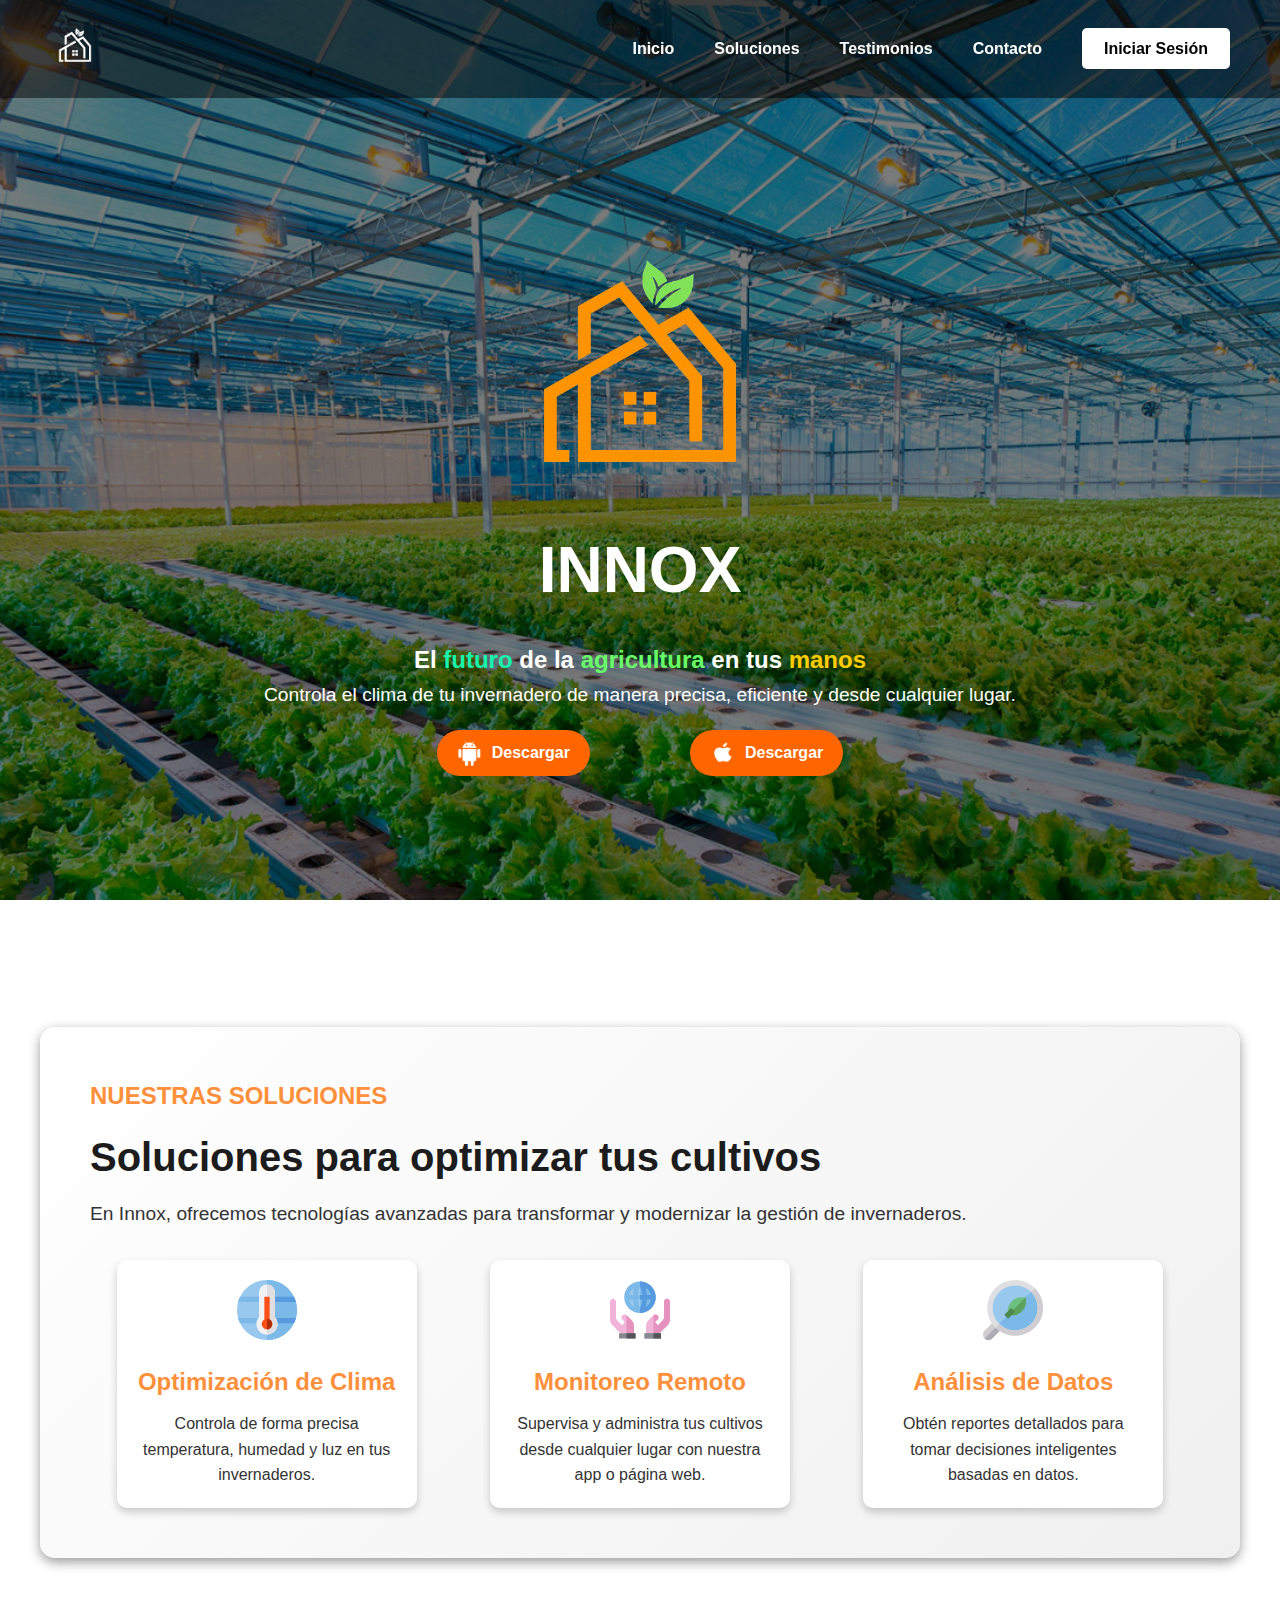
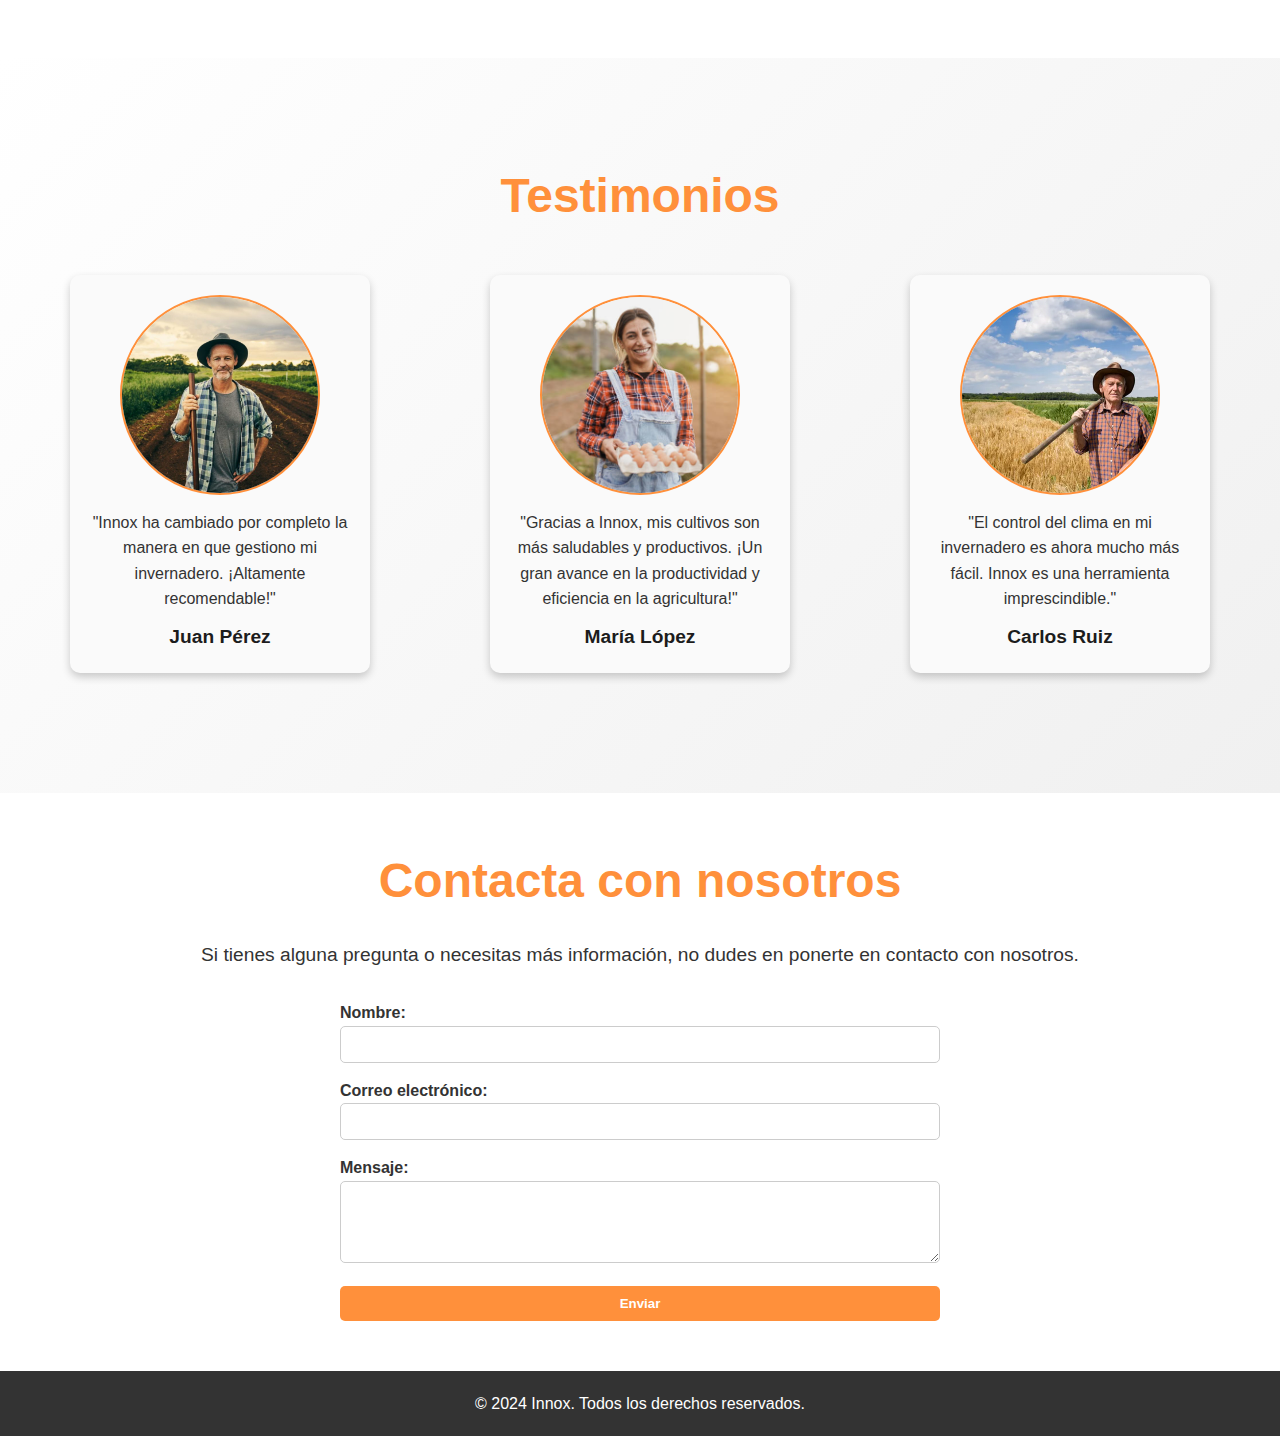
<file: Computer-Architecture/index.html>
<!DOCTYPE html>
<html lang="es">
<head>
    <meta charset="UTF-8">
    <meta name="viewport" content="width=device-width, initial-scale=1.0">
    <title>Innox</title>
    <link rel="stylesheet" href="css/index.css">
    <link href="https://fonts.googleapis.com/css2?family=Poppins:wght@400;600&display=swap" rel="stylesheet">
    <link rel="icon" href="img/Logo_white_sin.png">
</head>
<body>
    <!-- Header -->
    <header>
        <nav>
            <div class="logo">
                <a href="#inicio">
                    <img src="img/Logo_white_sin.png" alt="Logo Innox" class="logo">
                </a>
            </div>            
            <ul>
                <li><a href="#inicio">Inicio</a></li>
                <li><a href="#soluciones">Soluciones</a></li>
                <li><a href="#testimonio">Testimonios</a></li>
                <li><a href="#contacto">Contacto</a></li>
                <li><a href="pages/login.html" class="btn-login">Iniciar Sesión</a></li>
            </ul>
        </nav>
        
        <section class="hero" id="inicio">
            <div class="logo-image">
                <img src="img/INNOX_1_.png" alt="Logo Innox" class = "logo">
            </div>
            <div class="hero-content">
                <h1>INNOX</h1>
                <h2 class="hero-text">
                    <strong>
                        El <span class="futuro">futuro</span> de la <span class="agricultura">agricultura</span> en tus <span class="manos">manos</span>
                    </strong>
                </h2>

                <p>Controla el clima de tu invernadero de manera precisa, eficiente y desde cualquier lugar.</p>
                <div class="buttons">
                    <a href="#" class="btn">
                        <img src="img/Android.png" alt="Android" class="icon">Descargar
                    </a>
                    <a href="#" class="btn">
                        <img src="img/Apple.png" alt="Apple" class="icon">Descargar
                    </a>
                </div>
            </div>
        </section>
    </header>


    <!-- Soluciones -->

    <section class="soluciones" id="soluciones">
        <div class="soluciones-container">
            <div class="soluciones-header">
                <p class="subtitulo">NUESTRAS SOLUCIONES</p>
                <h2>Soluciones para optimizar tus cultivos</h2>
                <p class="descripcion">En Innox, ofrecemos tecnologías avanzadas para transformar y modernizar la gestión de invernaderos.</p>
            </div>
            <div class="soluciones-items">
                <div class="solucion-item">
                    <img src="img/global-warming-svgrepo-com.svg" alt="Optimización de Clima">
                    <h3>Optimización de Clima</h3>
                    <p>Controla de forma precisa temperatura, humedad y luz en tus invernaderos.</p>
                </div>
                <div class="solucion-item">
                    <img src="img/ecology-ecology-and-environment-svgrepo-com.svg" alt="Monitoreo Remoto">
                    <h3>Monitoreo Remoto</h3>
                    <p>Supervisa y administra tus cultivos desde cualquier lugar con nuestra app o página web.</p>
                </div>
                <div class="solucion-item">
                    <img src="img/zoom-leaf-svgrepo-com.svg" alt="Análisis de Datos">
                    <h3>Análisis de Datos</h3>
                    <p>Obtén reportes detallados para tomar decisiones inteligentes basadas en datos.</p>
                </div>
            </div>
        </div>
    </section>

    <!-- Testimonios-->
    <section id = "testimonio" class="testimonios">
        <h2>Testimonios</h2>
        <div class="testimonios-container">
            <div class="testimonio">
                <div class="testimonio-img">
                    <img src="img/testimonio_1.jpg" alt="Testimonio 1" class="testimonial-photo">
                </div>
                <p>"Innox ha cambiado por completo la manera en que gestiono mi invernadero. ¡Altamente recomendable!"</p>
                <h3>Juan Pérez</h3>
            </div>
            <div class="testimonio">
                <div class="testimonio-img">
                    <img src="img/testimonio_2.jpg" alt="Testimonio 2" class="testimonial-photo">
                </div>
                <p>"Gracias a Innox, mis cultivos son más saludables y productivos. ¡Un gran avance en la productividad y eficiencia en la agricultura!"</p>
                <h3>María López</h3>
            </div>
            <div class="testimonio">
                <div class="testimonio-img">
                    <img src="img/testimonio_3.jpg" alt="Testimonio 3" class="testimonial-photo">
                </div>
                <p>"El control del clima en mi invernadero es ahora mucho más fácil. Innox es una herramienta imprescindible."</p>
                <h3>Carlos Ruiz</h3>
            </div>
        </div>
    </section>


    <!-- Contacto -->
    <section class="contact" id="contacto">
        <h2>Contacta con nosotros</h2>
        <p>Si tienes alguna pregunta o necesitas más información, no dudes en ponerte en contacto con nosotros.</p>
        
        <form class="contact-form">
            <div>
                <label for="nombre">Nombre:</label>
                <input type="text" id="nombre" name="nombre" required>
            </div>
            <div>
                <label for="email">Correo electrónico:</label>
                <input type="email" id="email" name="email" required>
            </div>
            <div>
                <label for="mensaje">Mensaje:</label>
                <textarea id="mensaje" name="mensaje" rows="4" required></textarea>
            </div>
            <button type="submit" class="btn">Enviar</button>
        </form>

    </section>


    <!-- Footer -->
    <footer>
        <p>&copy; 2024 Innox. Todos los derechos reservados.</p>
    </footer>
</body>
</html>
</file>
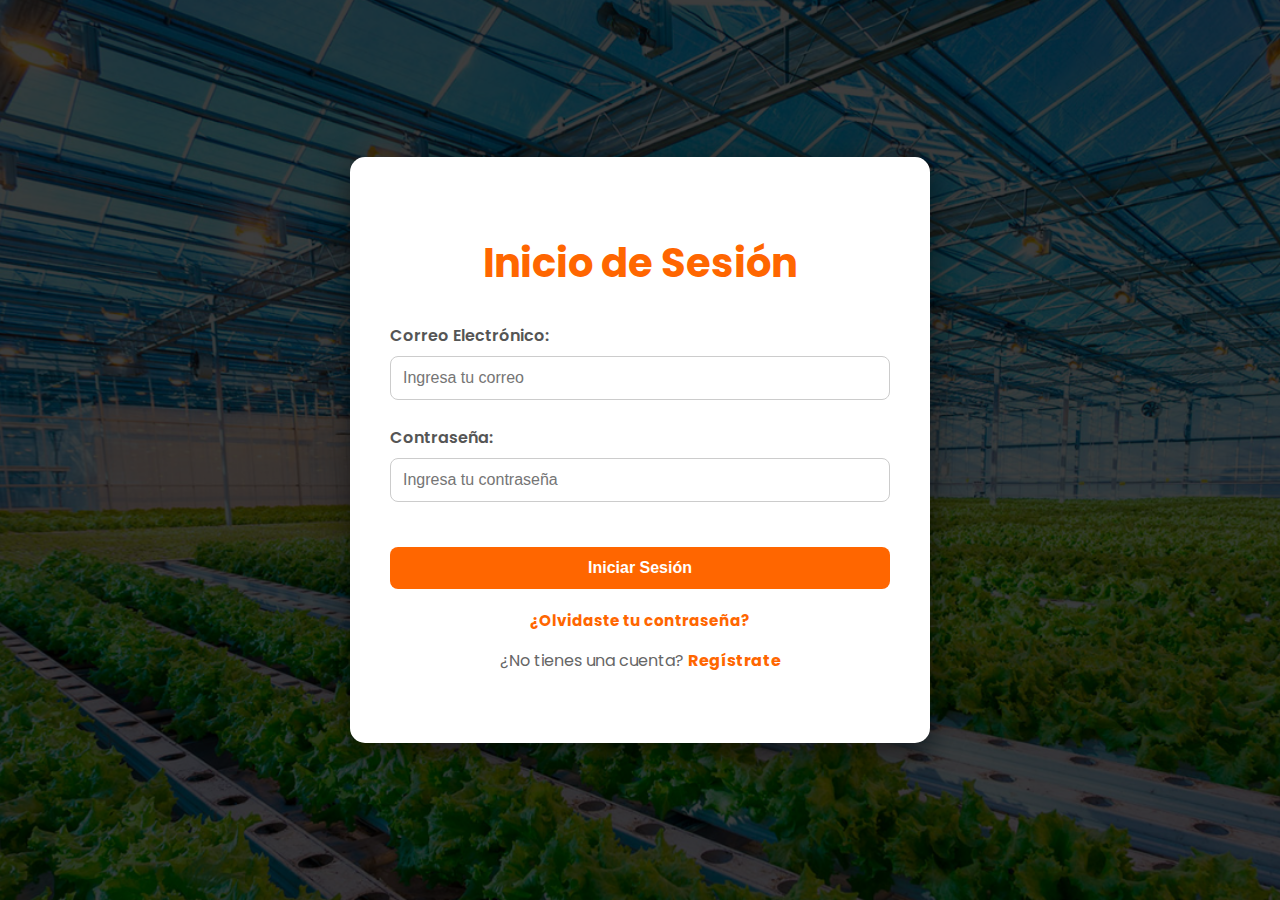
<file: Computer-Architecture/pages/login.html>
<!DOCTYPE html>
<html lang="es">
<head>
    <meta charset="UTF-8">
    <meta name="viewport" content="width=device-width, initial-scale=1.0">
    <title>Inicio de Sesión</title>
    <link rel="stylesheet" href="../css/login.css">
    <link href="https://fonts.googleapis.com/css2?family=Poppins:wght@400;600&display=swap" rel="stylesheet">
</head>
<body>
    <!-- Contenedor del formulario -->
    <div class="form-container">
        <h1>Inicio de Sesión</h1>
        <form action="/pages/control_invernadero.html" method="get">
            <div>
                <label for="email">Correo Electrónico:</label>
                <input type="email" id="email" placeholder="Ingresa tu correo" required>
            </div>
            <div>
                <label for="password">Contraseña:</label>
                <input type="password" id="password" placeholder="Ingresa tu contraseña" required>
            </div>
            <button type="submit" class="btn">Iniciar Sesión</button>
        </form>
        <div class="links">
            <a href="/pages/recuperar.html">¿Olvidaste tu contraseña?</a>
            <p>¿No tienes una cuenta? <a href="/pages/registro.html">Regístrate</a></p>
        </div>
    </div>
</body>
</html>
</file>
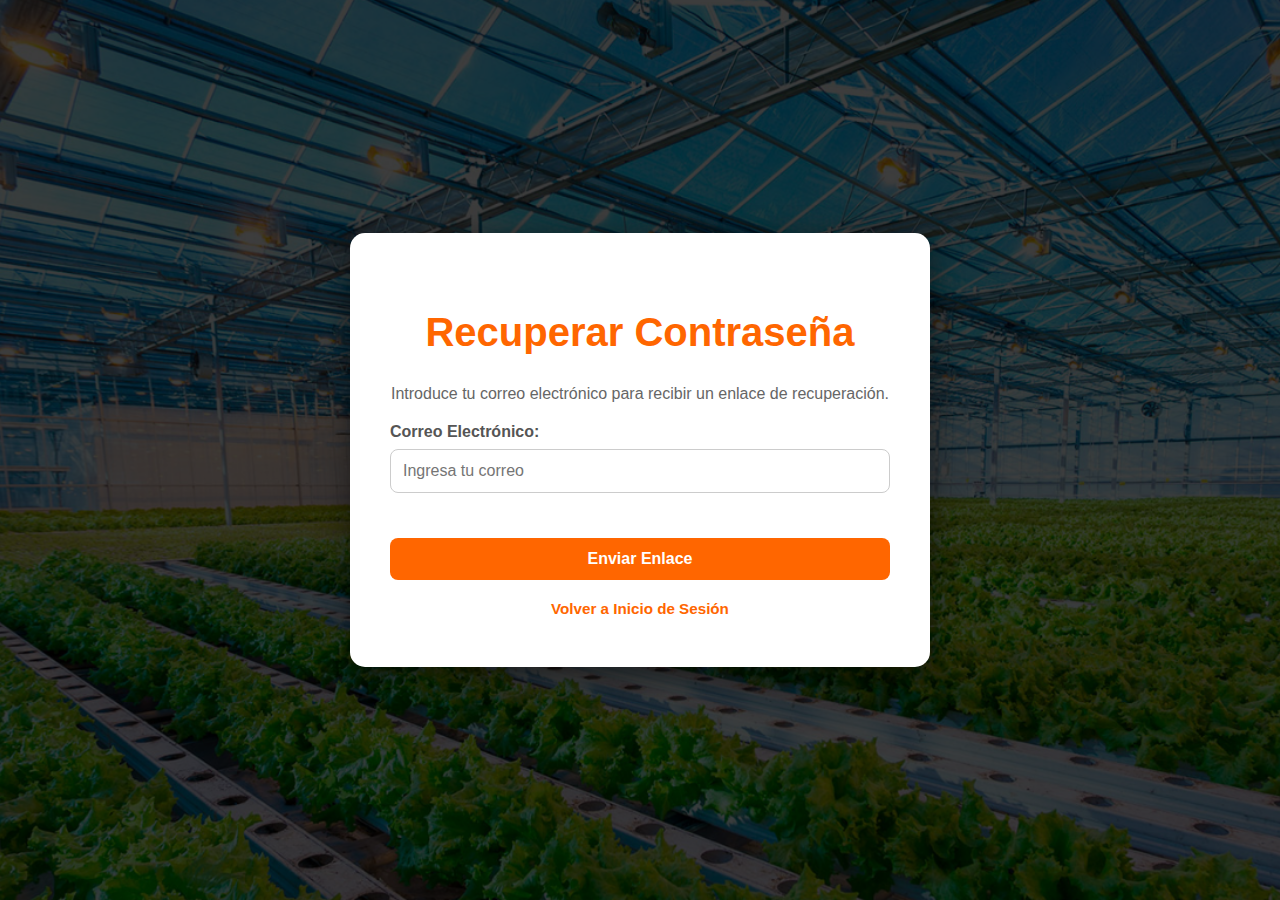
<file: Computer-Architecture/pages/recuperar.html>
<!DOCTYPE html>
<html lang="es">
<head>
    <meta charset="UTF-8">
    <meta name="viewport" content="width=device-width, initial-scale=1.0">
    <title>Recuperar Contraseña</title>
    <link rel="stylesheet" href="../css/login.css">
</head>
<body>
    <div class="form-container">
        <h1>Recuperar Contraseña</h1>
        <p>Introduce tu correo electrónico para recibir un enlace de recuperación.</p>
        <form class="login-form">
            <div>
                <label for="email">Correo Electrónico:</label>
                <input type="email" id="email" placeholder="Ingresa tu correo" required>
            </div>
            <button type="submit" class="btn">Enviar Enlace</button>
        </form>
        <div class="links">
            <a href="login.html">Volver a Inicio de Sesión</a>
        </div>
    </div>
</body>
</html>
</file>
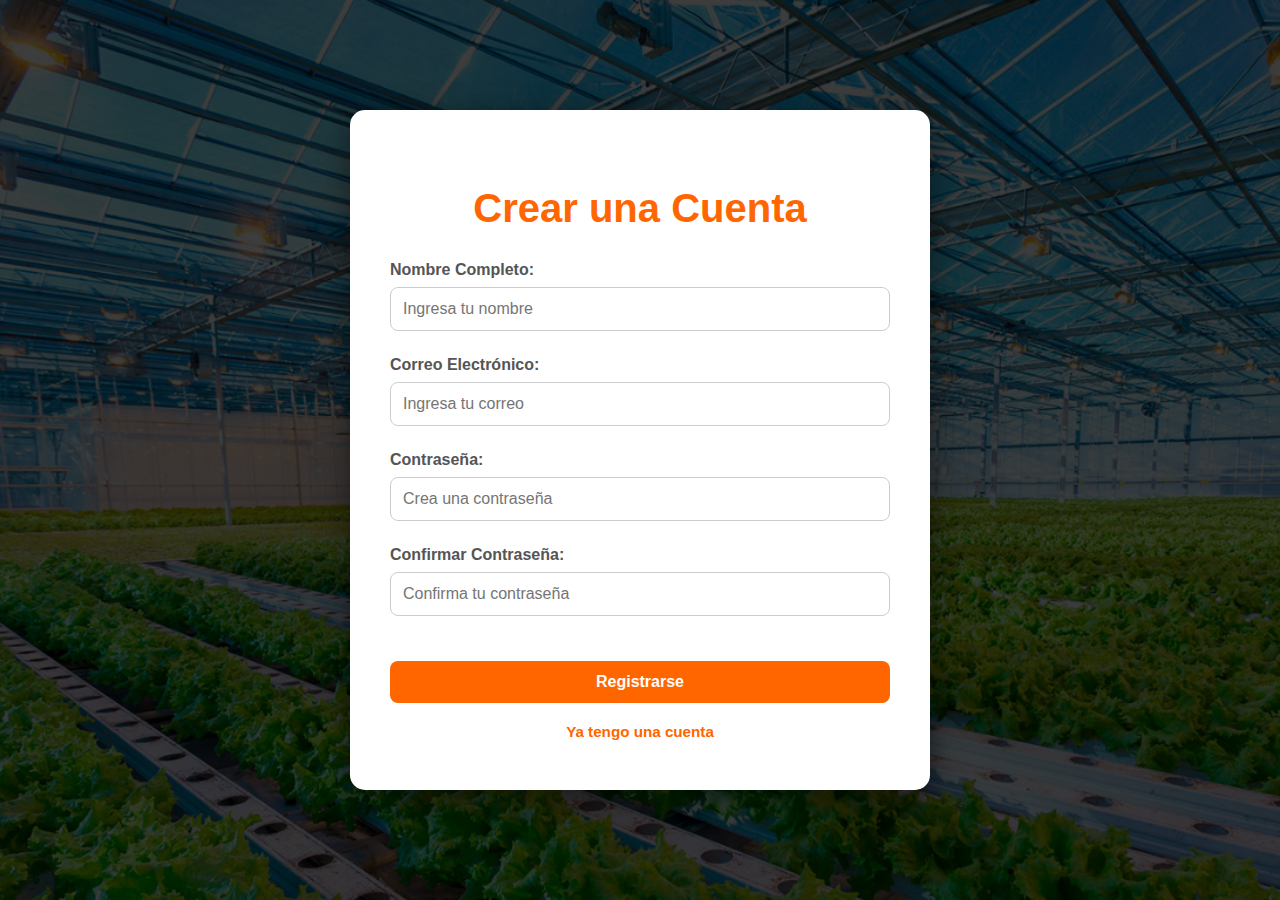
<file: Computer-Architecture/pages/registro.html>
<!DOCTYPE html>
<html lang="es">
<head>
    <meta charset="UTF-8">
    <meta name="viewport" content="width=device-width, initial-scale=1.0">
    <title>Registro</title>
    <link rel="stylesheet" href="../css/login.css">
</head>
<body>
    <div class="form-container">
        <h1>Crear una Cuenta</h1>
        <form class="login-form">
            <div>
                <label for="nombre">Nombre Completo:</label>
                <input type="text" id="nombre" placeholder="Ingresa tu nombre" required>
            </div>
            <div>
                <label for="email">Correo Electrónico:</label>
                <input type="email" id="email" placeholder="Ingresa tu correo" required>
            </div>
            <div>
                <label for="password">Contraseña:</label>
                <input type="password" id="password" placeholder="Crea una contraseña" required>
            </div>
            <div>
                <label for="confirm-password">Confirmar Contraseña:</label>
                <input type="password" id="confirm-password" placeholder="Confirma tu contraseña" required>
            </div>
            <button type="submit" class="btn">Registrarse</button>
        </form>
        <div class="links">
            <a href="login.html">Ya tengo una cuenta</a>
        </div>
    </div>
</body>
</html>
</file>
<file: Computer-Architecture/css/index.css>
* {
    margin: 0;
    padding: 0;
    box-sizing: border-box;
    font-family: 'sPoppins', sans-serif;
}

html {
    scroll-behavior: smooth;
}

body {
    line-height: 1.6;
    color: #333;
}

nav {
    position: fixed;
    top: 0;
    left: 0;
    width: 100%;
    z-index: 1000; 
    display: flex;
    justify-content: space-between;
    align-items: center;
    padding: 20px 50px;
    background-color: rgba(0, 0, 0, 0.5); 
}

header {
    padding-top: 80px;
    position: relative;
    width: 100%;
    height: 103vh;
    background: url("Home.png") no-repeat center center/cover fixed;
}


.logo-imagen {
    display: flex;
    justify-content: center;
    align-items: center;
    padding: auto;
    margin-top: 100%;
}

.logo-image img{
    max-width: 300px;
    height: auto;
    object-fit: contain;
}

.logo-header {
    display: flex;
    justify-content: center;
    margin-bottom: 10px;
}

nav ul {
    display: flex;
    list-style: none;
    gap: 20px;
}

nav ul li {
    margin-left: 20px;
}

nav ul li a {
    color: #fff;
    text-decoration: none;
    font-size: 16px;
    font-weight: 555;
    transition: color 0.3s;
}

nav ul li a:hover {
    color: #ffcc00;
}

.logo img {
    width: 50px;
}

.hero {
    display: flex;
    flex-direction: column;
    justify-content: center;
    align-items: center;
    height: 100%;
    text-align: center;
    color: #fff;
    margin-top: -10px;
}

.hero-content h1 {
    font-size: 4rem;
    font-weight: 600;
    margin-bottom: 20px;
}

.hero-content p {
    font-size: 1.2rem;
    margin-bottom: 20px;
    font-weight: semi-bold;
}

.futuro{
    color: #18f3ad;
}

.agricultura{
    color: #66ff66;
}

.manos{
    color: #ffcc00;
}

.buttons {
    display: flex;
    justify-content: center;
    gap: 100px;
    margin-top: 20px;
}

.btn {
    padding: 10px 20px;
    background-color: #ff6600;
    color: white;
    border-radius: 25px;
    text-decoration: none;
    font-weight: 600;
    display: flex;
    align-items: center;
}

.icon{
    width: 25px;
    height: 25px;
    margin-right: 10px;
}

.btn:hover {
    background-color: #cc5200;
    transform: scale(1.1);
    transition: transform 0.3s ease;
}

.btn-login {
  background-color: white;
  color: black;
  padding: 10px 20px;
  text-decoration: none;
  border: 2px solid transparent;
  border-radius: 5px;
  font-weight: bold;
  transition: all 0.3s ease; 
}

.btn-login:hover {
  background-color: orange;
  color: white;
  border-color: orange;
}

/* Sección Soluciones */

.soluciones {
    background: linear-gradient(to botton, #f9f9f9,  #ececec);
    position: relative;
    background-color: linea;
    padding: 100px 20px;
    overflow: hidden;
    color: #ffffff;
}


.soluciones-container {
    position: relative;
    z-index: 2;
    max-width: 1200px;
    margin: 0 auto;
    background: linear-gradient(135deg, #ffffff, #f0f0f0);
    color: #333333;
    border-radius: 15px;
    padding: 50px;
    box-shadow: 0 4px 12px rgba(0, 0, 0, 0.4);
}

.solucion-item h3 {
    font-size: 1.5rem;
    color: #ff903b;
    margin-bottom: 10px;
}

.soluciones-header .subtitulo {
    font-size: 1.5rem;
    font-weight: 550;
    color: #ff903b;
    margin-bottom: 10px;
}

.soluciones-header h2 {
    font-size: 2.5rem;
    font-weight: 700;
    color: #1c1c1c;
    margin-bottom: 10px;
}

.soluciones-header .descripcion {
    font-size: 1.2rem;
    color: #333333;
    margin-bottom: 30px;
}

.soluciones-items {
    display: flex;
    justify-content: space-around;
    flex-wrap: wrap;
    gap: 20px;
}

.solucion-item {
    max-width: 300px;
    text-align: center;
    padding: 20px;
    border-radius: 10px;
    
    background-color: #ffffff;
    box-shadow: 0 4px 8px rgba(0, 0, 0, 0.2);
    transition: transform 0.3s ease, box-shadow 0.3s ease;
}

.solucion-item:hover {
    transform: translateY(-5px);
    box-shadow: 0 8px 16px rgba(0, 0, 0, 0.4);
}

.solucion-item img {
    width: 60px;
    margin-bottom: 15px;
}


.solucion-item p {
    font-size: 1rem;
    color: #333333;
}


/*Testimonios*/

.testimonios {
    padding: 100px 20px;
    background: linear-gradient(135deg, #ffffff, #f0f0f0);
    color: #333333;
    text-align: center;
}

.testimonios h2 {
    font-size: 3rem;
    margin-bottom: 20px;
    color: #ff903b;
}

.testimonios-container {
    display: flex;
    justify-content: space-around;
    align-items: flex-start;
    flex-wrap: wrap;
    gap: 20px;
}

.testimonio {
    max-width: 300px;
    margin: 20px;
    padding: 20px;
    border-radius: 10px;
    background-color: #fafafa;
    box-shadow: 0 4px 8px rgba(0, 0, 0, 0.2);
    transition: transform 0.3s ease, box-shadow 0.3s ease;
    text-align: center;
}

.testimonio:hover {
    transform: translateY(-5px);
    box-shadow: 0 8px 16px rgba(0, 0, 0, 0.4);
}

.testimonio-img {
    display: flex;
    justify-content: center;
    margin-bottom: 15px;
}

.testimonial-photo {
    width: 200px;
    height: 200px;
    border-radius: 50%;
    object-fit: cover;
    border: 2px solid #ff903b;
}

.testimonio p {
    font-size: 1rem;
    margin-bottom: 10px;
    color: #333333;
}

.testimonio h3 {
    font-size: 1.2rem;
    color: #1c1c1c;
}

/*Contactos*/

.contact {
    padding: 50px;
    text-align: center;
    background-color: #ffffff;
}

.contact h2 {
    font-size: 3rem;
    margin-bottom: 20px;
    color: #ff903b;
}

.contact p {
    margin-bottom: 30px;
    font-size: 1.2rem;
}

.contact-form {
    display: flex;
    flex-direction: column;
    max-width: 600px;
    margin: 0 auto;
}

.contact-form div {
    margin-bottom: 15px;
    text-align: left;
}

.contact-form label {
    margin-bottom: 5px;
    font-weight: 600;
}

.contact-form input,
.contact-form textarea {
    width: 100%;
    padding: 10px;
    border: 1px solid #ccc;
    border-radius: 5px;
}

.contact-form .btn {
    text-align: center;
    padding: 10px;
    background-color: #ff903b;
    color: white;
    border: none;
    border-radius: 5px;
    font-weight: 600;
    cursor: pointer;
    display: flex;
    justify-content: center;
    align-items: center;
    text-align: center;
}

.contact-form button:hover {
    background-color: #ff903b;
}


footer {
    text-align: center;
    padding: 20px;
    background-color: #333;
    color: white;
}

section {
    scroll-margin-top: 80px;
}

.solucion-item, .testimonio {
    animation: fadeInUp 1s ease-in-out;
}

@keyframes fadeInUp {
    from {
        opacity: 0;
        transform: translateY(20px);
    }
    to {
        opacity: 1;
        transform: translateY(0);
    }
}
</file>
<file: Computer-Architecture/css/login.css>
body {
    font-family: 'Poppins', sans-serif;
    margin: 0;
    padding: 0;
    display: flex;
    justify-content: center;
    align-items: center;
    height: 100vh;
    color: #333;

    background: url("Home.png") no-repeat center center/cover;
    position: relative;
}

body::before {
    content: "";
    position: absolute;
    top: 0;
    left: 0;
    width: 100%;
    height: 100%;
    background-color: rgba(0, 0, 0, 0.5);
    z-index: -1;
}

.form-container {
    background: white;
    padding: 50px 40px;
    border-radius: 15px;
    box-shadow: 0 8px 20px rgba(0, 0, 0, 0.3);
    box-shadow: 0 8px 30px rgba(0, 0, 0, 0.5);
    text-align: center;
    width: 100%;
    max-width: 500px;
    margin: 20px;
    position: relative;
    z-index: 1;
}

.form-container h1 {
    font-size: 2.5rem;
    margin-bottom: 30px;
    color: #ff6600;
}

.form-container p {
    font-size: 1rem;
    color: #666;
    margin-bottom: 20px;
}

form {
    display: flex;
    flex-direction: column;
    gap: 25px;
}

form div {
    display: flex;
    flex-direction: column;
    text-align: left;
}

form label {
    margin-bottom: 8px;
    font-weight: 600;
    font-size: 1rem;
    color: #555;
}

form input,
form textarea {
    padding: 12px;
    border: 1px solid #ccc;
    border-radius: 8px;
    font-size: 1rem;
    outline: none;
    transition: border 0.3s ease, box-shadow 0.3s ease;
}

form input:focus,
form textarea:focus {
    border: 1px solid #ff6600;
    box-shadow: 0 0 8px rgba(255, 102, 0, 0.5);
}

.btn {
    padding: 12px 20px;
    background-color: #ff6600;
    color: white;
    border: none;
    border-radius: 8px;
    cursor: pointer;
    font-size: 1rem;
    font-weight: bold;
    transition: background 0.3s ease, transform 0.3s ease;
    margin-top: 20px;
}

.btn:hover {
    background-color: #cc5200;
    transform: scale(1.05);
}

.links {
    margin-top: 20px;
    font-size: 0.95rem;
    color: #666;
}

.links a {
    color: #ff6600;
    text-decoration: none;
    font-weight: bold;
    transition: color 0.3s ease;
}

.links a:hover {
    color: #cc5200;
    text-decoration: underline;
}

@media (max-width: 768px) {
    .form-container {
        padding: 30px 20px;
        width: 90%;
    }

    form {
        gap: 20px;
    }

    .form-container h1 {
        font-size: 2rem;
    }
}
</file>
